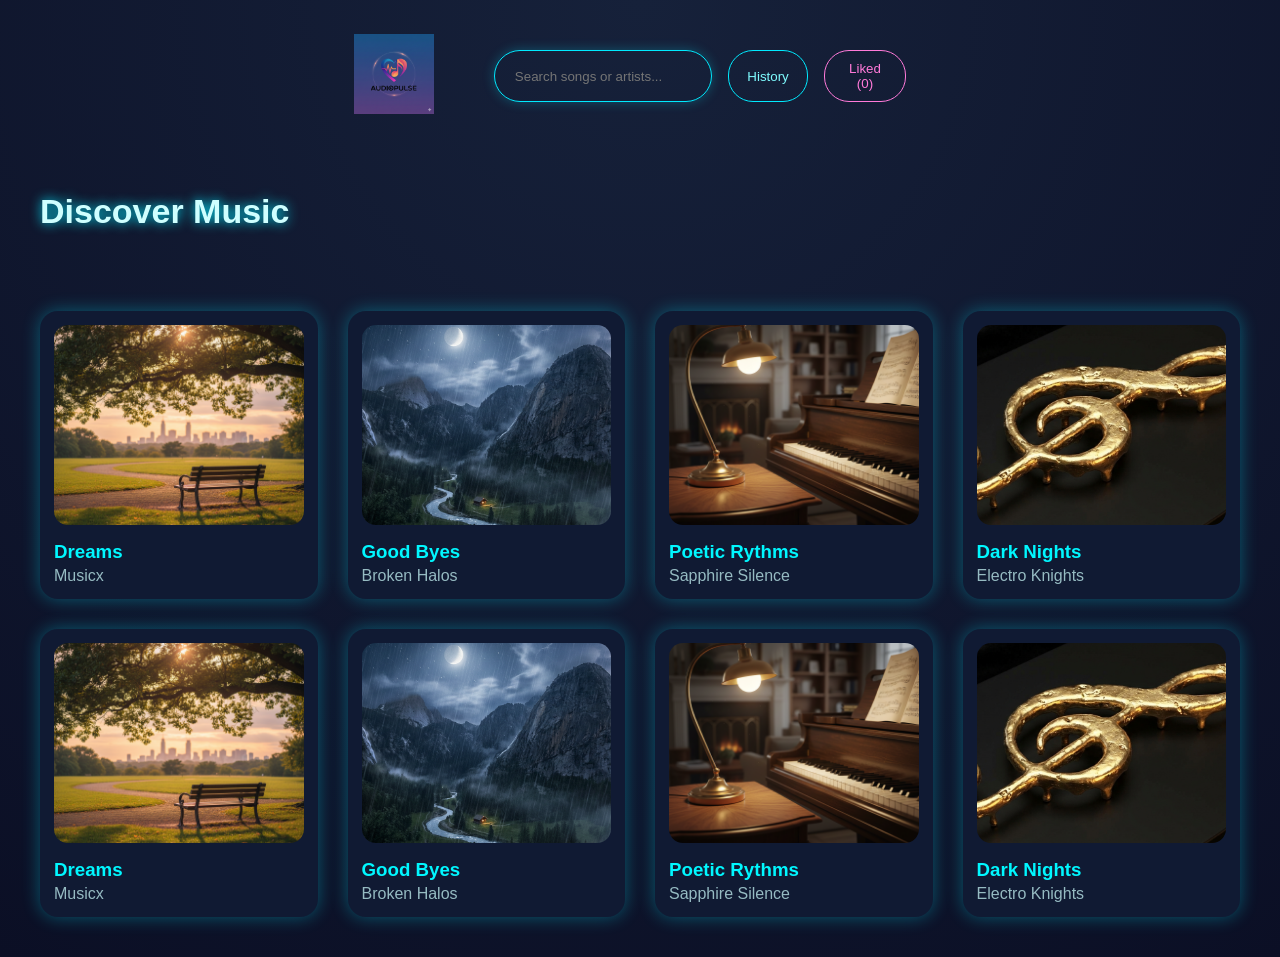
<file: index.html>
<!-- Music Player App -->
<!DOCTYPE html>
<html lang="en">
<head>
<meta charset="UTF-8">
<title>AudioPulse</title>
<link rel="stylesheet" href="style.css">
</head>
<body>

<header class="top">
 <a href="#">
  <img src="Image_Logo.png" alt="AudioPulse Logo" class="logo">
</a>

  <div class="search-row">
    <input type="text" placeholder="Search songs or artists..." id="search">
    <button class="pill">History</button>
    <button class="pill liked">Liked (0)</button>
  </div>
</header>

<h2 class="section-title">Discover Music</h2>

<div class="grid" id="songGrid"></div>

<script src="script.js"></script>
</body>
</html>
</file>
<file: style.css>
body {
  margin: 0;
  font-family: 'Segoe UI', sans-serif;
  background: radial-gradient(circle at top, #16213a, #0b0f25);
  color: #cfffff;
}

.like {
  cursor: pointer;
  font-size: 45px;   
  margin: 15px 0;
  transition: 0.3s;
}

.like:hover {
  text-shadow: 0 0 10px #ff7ad9;
}

.vol-icon {
  font-size: 24px;   
  margin-right: 10px;
}

.logo {
  text-align: center;
  font-size: 48px;
  color: #00eaff;
  text-shadow: 0 0 20px #00eaff;
}

.search-row {
  display: flex;
  gap: 16px;
  justify-content: center;
  margin: 20px;
}

.search-row input {
  width: 50%;
  padding: 14px 20px;
  border-radius: 30px;
  border: 1px solid #00eaff;
  background: transparent;
  color: white;
  outline: none;
  box-shadow: 0 0 12px #00eaff44;
}

.pill {
  border: 1px solid #00eaff;
  padding: 10px 18px;
  border-radius: 25px;
  background: transparent;
  color: #7ffcff;
  cursor: pointer;
}

.pill.liked {
  border-color: #ff7ad9;
  color: #ff7ad9;
}

.section-title {
  margin: 40px;
  font-size: 34px;
  text-shadow: 0 0 12px #00eaff;
}

.grid {
  display: grid;
  grid-template-columns: repeat(auto-fit,minmax(240px,1fr));
  gap: 30px;
  padding: 40px;
}

.card {
  background: #101a33;
  border-radius: 18px;
  padding: 14px;
  box-shadow: 0 0 18px #00eaff55;
  cursor: pointer;
  transition: .3s;
}

.card:hover {
  transform: scale(1.05);
  box-shadow: 0 0 30px #00eaff;
}

.card img {
  width: 100%;
  height: 200px;
  object-fit: cover;
  border-radius: 14px;
}

.card h3 {
  margin: 12px 0 4px;
  color: #00f7ff;
}

.card p {
  opacity: .7;
  margin: 0;
}

/* PLAYER */

.player-wrap {
  text-align: center;
  margin-top: 40px;
}

.player-cover {
  width: 420px;
  border-radius: 24px;
  box-shadow: 0 0 30px #00eaff;
}

.player-title {
  font-size: 42px;
  color: #00f7ff;
  text-shadow: 0 0 14px #00f7ff;
}

.player-artist {
  opacity: .8;
}

.progress-row {
  display: flex;
  align-items: center;
  gap: 12px;
  width: 60%;
  margin: auto;
}

#progress {
  flex: 1;
}

.controls {
  display: flex;
  justify-content: center;
  gap: 26px;
  margin-top: 20px;
}

.controls button {
  background: transparent;
  border: 1px solid #00eaff;
  color: #00eaff;
  width: 60px;
  height: 60px;
  border-radius: 50%;
  font-size: 22px;
  cursor: pointer;
}

.play-big {
  width: 90px !important;
  height: 90px !important;
  font-size: 30px;
  background: #00eaff;
  color: black;
  box-shadow: 0 0 24px #00eaff;
}

.volume {
  margin-top: 18px;
}

.top {
  display: flex;
  align-items: center;  
  justify-content: center;
  gap: 40px;                
  padding: 30px 0;
}

.logo {
  height: 80px;
  width: auto;
}
</file>
